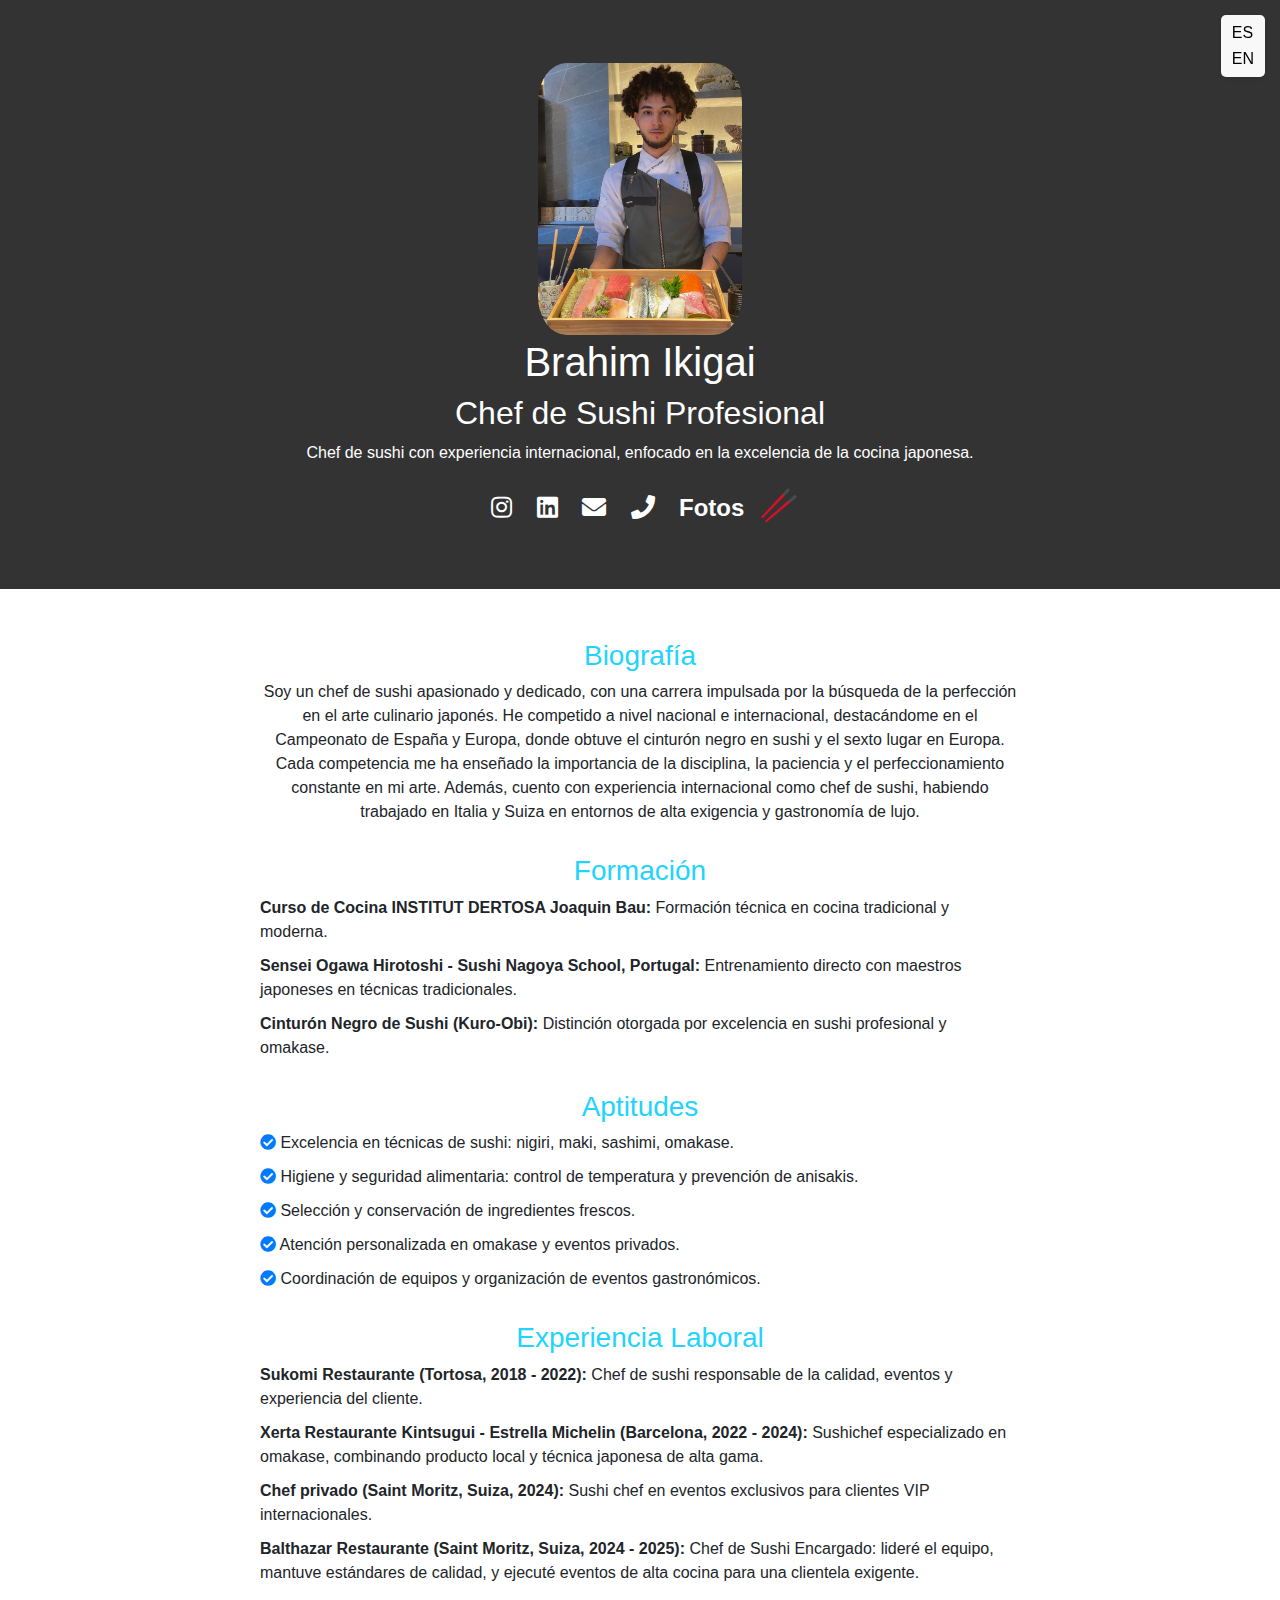
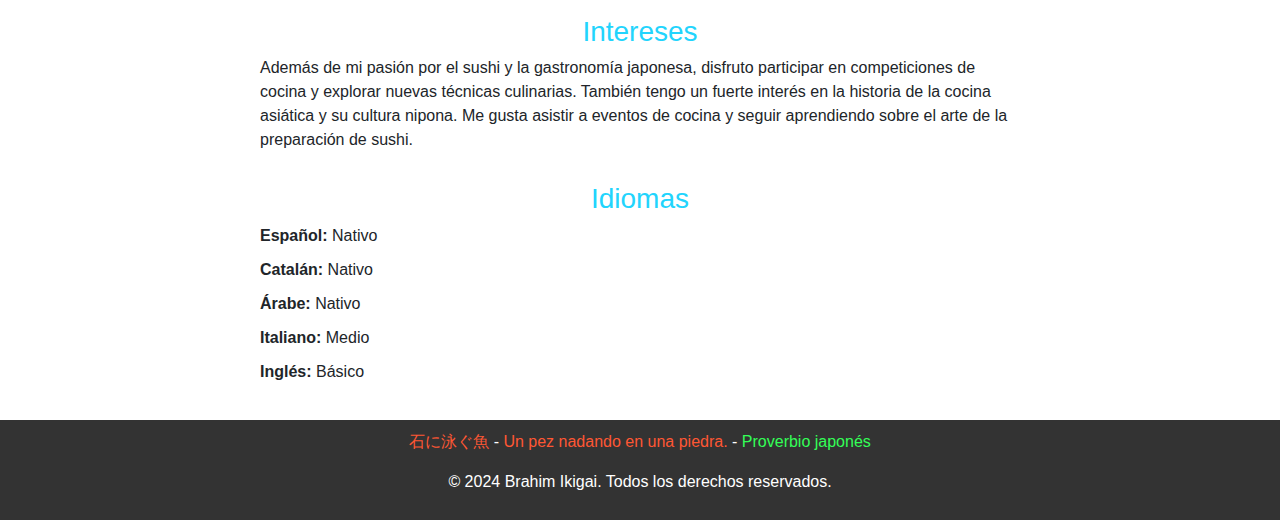
<file: index.html>
<!DOCTYPE html>
<html lang="es">
<head>
    <meta charset="UTF-8">
    <meta name="viewport" content="width=device-width, initial-scale=1.0">
    <link rel="icon" type="image/png" sizes="96x96" href="favicon.ico">
    <title data-i18n="title">Brahim Ikigai 🥢</title>
    <link href="https://stackpath.bootstrapcdn.com/bootstrap/4.5.2/css/bootstrap.min.css" rel="stylesheet">
    <link rel="stylesheet" href="https://cdnjs.cloudflare.com/ajax/libs/font-awesome/5.15.4/css/all.min.css">
    <link rel="stylesheet" href="styles/style.css">
</head>

<body>
    <div class="language-selector">
        <button id="lang-es">ES</button>
        <button id="lang-en">EN</button>
    </div>

    <header class="back">
        <div class="content-wrapper text-center">
            <img src="images/caja.jpg" alt="Brahim Ikigai" class="profile-photo">
            <h1 data-i18n="name">Brahim Ikigai</h1>
            <h2 data-i18n="title_profession">Chef de Sushi Profesional</h2>
            <p data-i18n="intro_text">Chef de sushi con experiencia internacional, enfocado en la excelencia de la cocina japonesa.</p>
            <div class="social-icons">
                <a href="https://www.instagram.com/brahim_ikigai/" target="_blank"><i class="fab fa-instagram"></i></a>
                <a href="https://www.linkedin.com/in/brahimikigai" target="_blank"><i class="fab fa-linkedin"></i></a>
                <a href="mailto:bra2000@proton.me"><i class="fas fa-envelope"></i></a>
                <a href="tel:+34631891703"><i class="fas fa-phone"></i></a>
                <a href="extras.html" target="_blank" class="photos-btn" data-i18n="photos_button"><i class="fas fa-camera"></i>Fotos</a>
                <span class="blinking">🥢</span>
            </div>
        </div>
    </header>

    <main class="container content-wrapper">
        <section class="bio text-center">
            <h3 data-i18n="bio_title">Biografía</h3>
            <p data-i18n="bio_content">Chef de sushi apasionado y dedicado, con una carrera impulsada por la búsqueda de la perfección en el arte culinario japonés. Enfocado en la calidad, la presentación y el respeto por los ingredientes, he desarrollado mi experiencia en restaurantes de alto nivel y eventos exclusivos en distintos países.</p>
        </section>

        <section class="education">
            <h3 data-i18n="education_title">Formación</h3>
            <ul>
                <li><strong>Curso de Cocina INSTITUT DERTOSA Joaquin Bau:</strong> Formación técnica en cocina tradicional y moderna.</li>
                <li><strong>Sensei Ogawa Hirotoshi - Sushi Nagoya School, Portugal:</strong> Entrenamiento directo con maestros japoneses en técnicas tradicionales.</li>
                <li><strong>Cinturón Negro de Sushi (Kuro-Obi):</strong> Distinción otorgada por excelencia en sushi profesional y omakase.</li>
            </ul>
        </section>

        <section class="skills">
            <h3 data-i18n="skills_title">Aptitudes</h3>
            <ul>
                <li><i class="fas fa-check-circle text-primary"></i> Excelencia en técnicas de sushi: nigiri, maki, sashimi, omakase.</li>
                <li><i class="fas fa-check-circle text-primary"></i> Higiene y seguridad alimentaria: control de temperatura y prevención de anisakis.</li>
                <li><i class="fas fa-check-circle text-primary"></i> Selección y conservación de ingredientes frescos.</li>
                <li><i class="fas fa-check-circle text-primary"></i> Atención personalizada en omakase y eventos privados.</li>
                <li><i class="fas fa-check-circle text-primary"></i> Coordinación de equipos y organización de eventos gastronómicos.</li>
            </ul>
        </section>

        <section class="experience">
            <h3 data-i18n="experience_title">Experiencia Laboral</h3>
            <ul>
                <li><strong>Sukomi Restaurante (Tortosa, 2018 - 2022):</strong> Chef de sushi responsable de la calidad, eventos y experiencia del cliente.</li>
                <li><strong>Xerta Restaurante Kintsugui - Estrella Michelin (Barcelona, 2022 - 2024):</strong> Sushichef especializado en omakase, combinando producto local y técnica japonesa de alta gama.</li>
                <li><strong>Chef privado (Saint Moritz, Suiza, 2024):</strong> Sushi chef en eventos exclusivos para clientes VIP internacionales.</li>
                <li><strong>Balthazar Restaurante (Saint Moritz, Suiza, 2024 - 2025):</strong> Chef de Sushi Encargado: lideré el equipo, mantuve estándares de calidad, y ejecuté eventos de alta cocina para una clientela exigente.</li>
            </ul>
        </section>

        <section class="interests">
            <h3 data-i18n="interests_title">Intereses</h3>
            <p data-i18n="interests_content">Apasionado por el arte culinario japonés, participo regularmente en competiciones y exhibiciones gastronómicas. Me interesa la innovación culinaria y fusionar técnicas tradicionales con nuevos sabores.</p>
        </section>

        <section class="languages">
            <h3 data-i18n="languages_title">Idiomas</h3>
            <ul>
                <li><strong>Español:</strong> Nativo</li>
                <li><strong>Catalán:</strong> Nativo</li>
                <li><strong>Árabe:</strong> Nativo</li>
                <li><strong>Italiano:</strong> Medio</li>
                <li><strong>Inglés:</strong> Básico</li>
            </ul>
        </section>
    </main>

    <footer>
        <p id="textshow"></p>
        <p data-i18n="footer_text">&copy; 2024 Brahim Ikigai. Todos los derechos reservados.</p>
    </footer>

    <script src="https://code.jquery.com/jquery-3.5.1.slim.min.js"></script>
    <script src="https://cdn.jsdelivr.net/npm/bootstrap@4.5.2/dist/js/bootstrap.bundle.min.js"></script>
    <script src="js/main.js"></script>
</body>
</html>
</file>
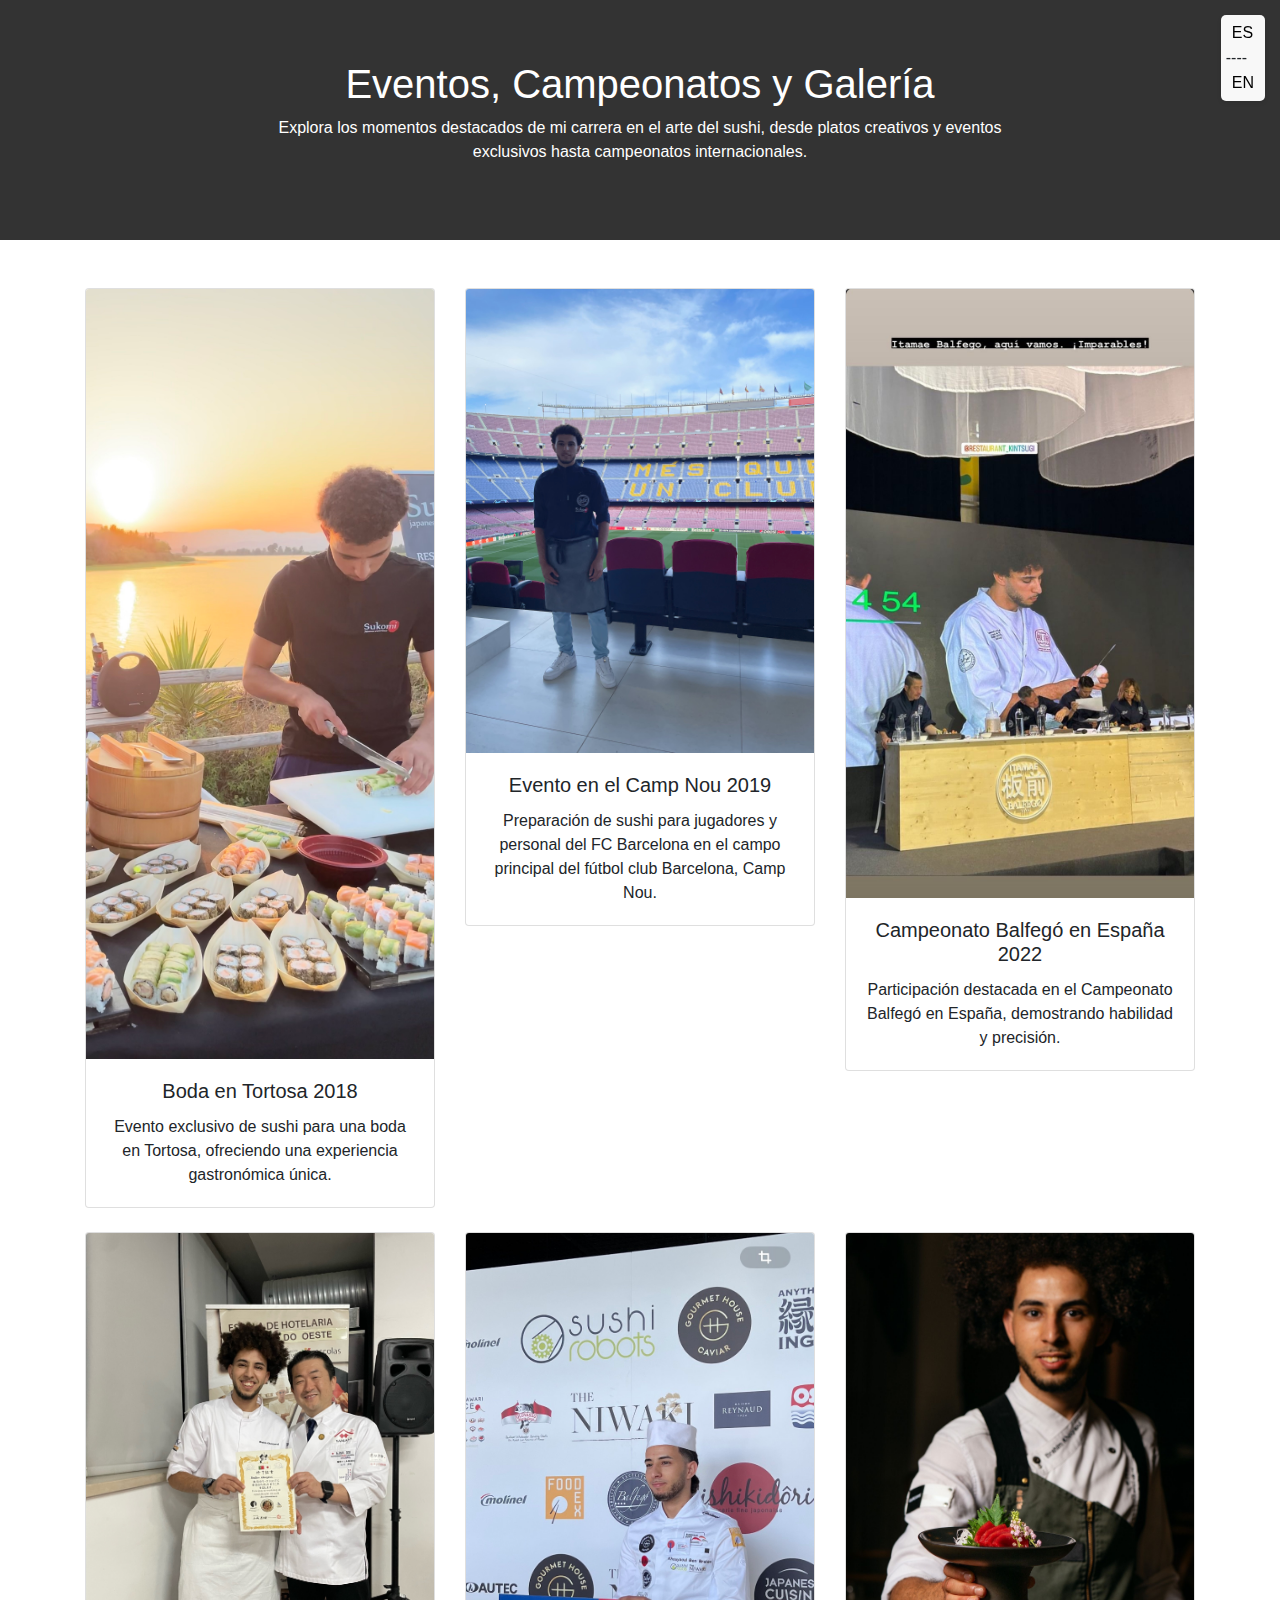
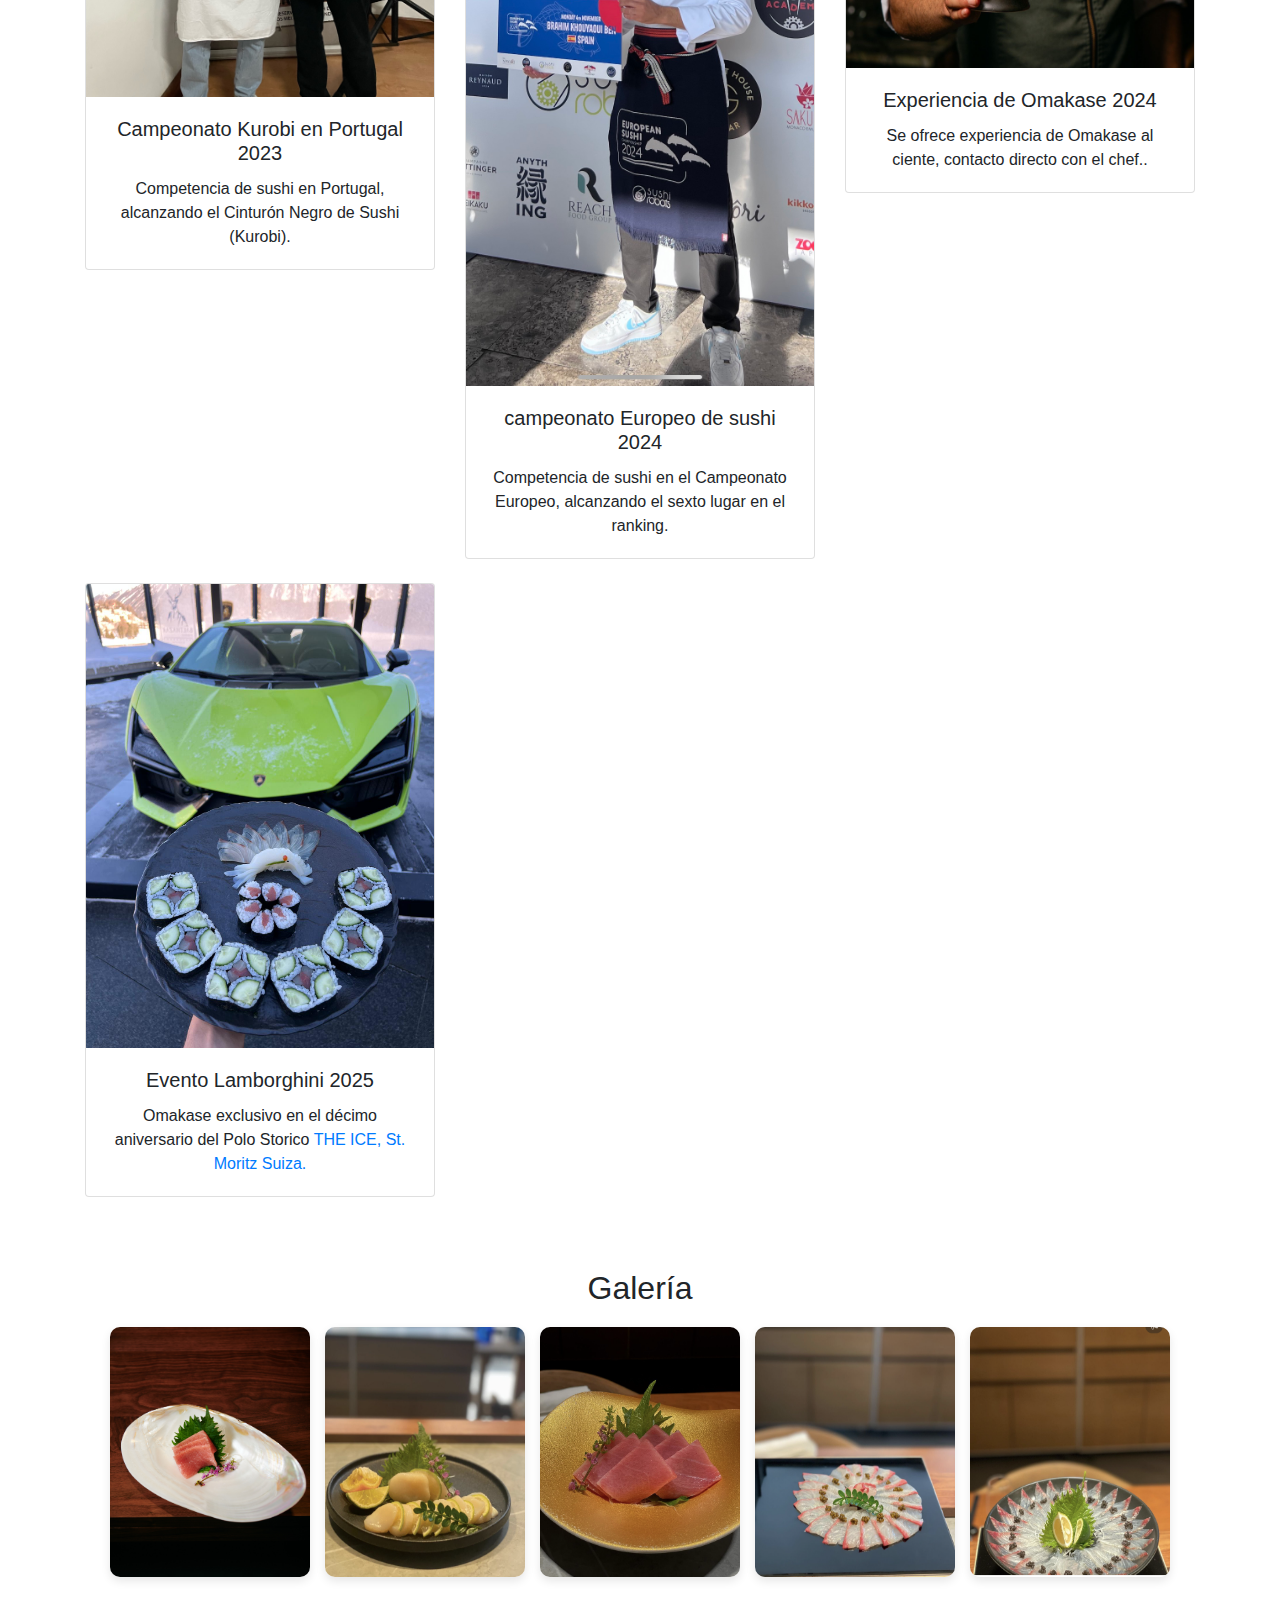
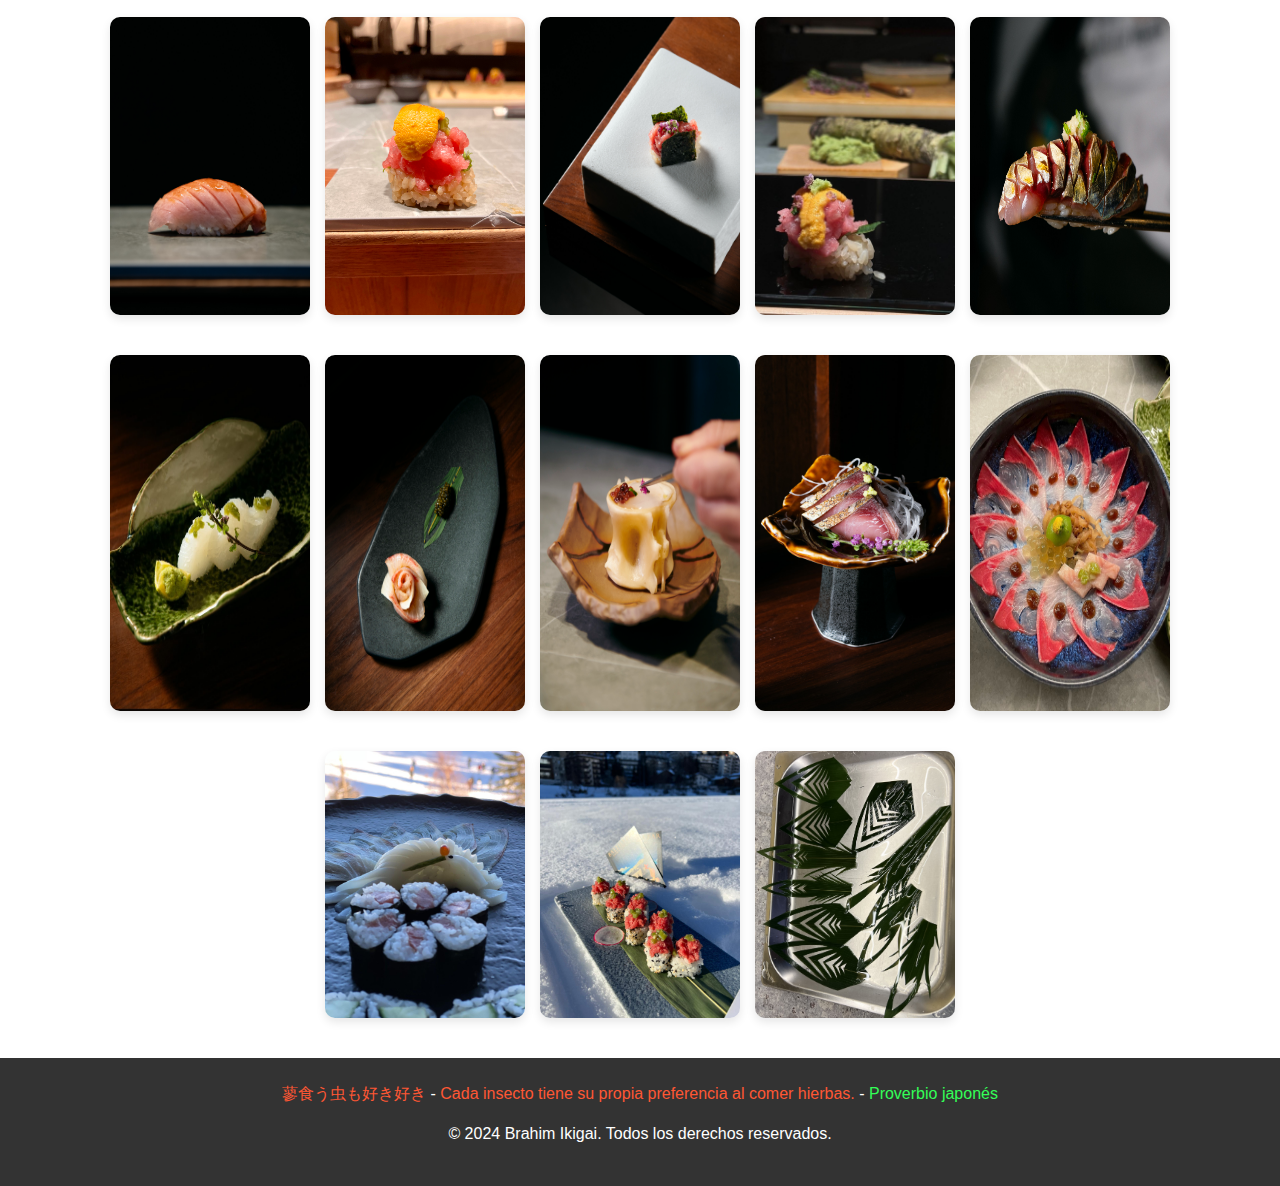
<file: extras.html>
<!DOCTYPE html>
<html lang="en">

<head>
    <meta charset="UTF-8">
    <meta name="viewport" content="width=device-width, initial-scale=1.0">
    <link data-vue-tag="ssr" rel="icon" type="image/png" sizes="96x96" href="favicon.ico" />
    <title>Eventos, Campeonatos y Galería</title>
    <link href="https://stackpath.bootstrapcdn.com/bootstrap/4.5.2/css/bootstrap.min.css" rel="stylesheet">
    <link rel="stylesheet" href="https://cdnjs.cloudflare.com/ajax/libs/font-awesome/5.15.4/css/all.min.css">
    <link rel="stylesheet" href="styles/style.css">
</head>
<div class="language-selector">
    <button id="lang-es">ES</button>----<button id="lang-en">EN</button>
</div>
<body>

    <!-- Encabezado de la página de fotos -->
    <header class="back text-center">
        <div class="content-wrapper">
            <h1>Eventos, Campeonatos y Galería</h1>
            <p>Explora los momentos destacados de mi carrera en el arte del sushi, desde platos creativos y eventos exclusivos hasta
                campeonatos internacionales.</p>
        </div>
    </header>

    <!-- Galería de fotos -->
    <main class="container my-5">
        <div class="row">
            <!-- Evento: Boda en Tortosa -->
            <div class="col-md-4 mb-4">
                <div class="card">
                    <img src="images/boda_tortosa.jpg" class="card-img-top" alt="Boda en Tortosa">
                    <div class="card-body text-center">
                        <h5 class="card-title">Boda en Tortosa 2018</h5>
                        <p class="card-text">Evento exclusivo de sushi para una boda en Tortosa, ofreciendo una
                            experiencia gastronómica única.</p>
                    </div>
                </div>
            </div>

            <!-- Evento: Camp Nou -->
            <div class="col-md-4 mb-4">
                <div class="card">
                    <img src="images/camp_nou.jpg" class="card-img-top" alt="Evento en el Camp Nou">
                    <div class="card-body text-center">
                        <h5 class="card-title">Evento en el Camp Nou 2019</h5>
                        <p class="card-text">Preparación de sushi para jugadores y personal del FC Barcelona en el
                            campo principal del fútbol club Barcelona, Camp Nou.</p>
                    </div>
                </div>
            </div>
            <!-- Campeonato: Balfegó en España -->
            <div class="col-md-4 mb-4">
                <div class="card">
                    <img src="images/balfego_espana.jpg" class="card-img-top" alt="Campeonato Balfegó en España">
                    <div class="card-body text-center">
                        <h5 class="card-title">Campeonato Balfegó en España 2022</h5>
                        <p class="card-text">Participación destacada en el Campeonato Balfegó en España, demostrando
                            habilidad y precisión.</p>
                    </div>
                </div>
            </div>
            <!-- Campeonato: Kurobi en Portugal -->
            <div class="col-md-4 mb-4">
                <div class="card">
                    <img src="images/kurobi_portugal.jpg" class="card-img-top" alt="Campeonato Kurobi en Portugal">
                    <div class="card-body text-center">
                        <h5 class="card-title">Campeonato Kurobi en Portugal 2023</h5>
                        <p class="card-text">Competencia de sushi en Portugal, alcanzando el Cinturón Negro de Sushi
                            (Kurobi).</p>
                    </div>
                </div>
            </div>



            <!-- Campeonato: Europeo -->
            <div class="col-md-4 mb-4">
                <div class="card">
                    <img src="images/campeonato_europeo.jpg" class="card-img-top" alt="Campeonato Europeo">
                    <div class="card-body text-center">
                        <h5 class="card-title">
                            campeonato Europeo de sushi 2024</h5>
                        <p class="card-text">Competencia de sushi en el Campeonato Europeo, alcanzando el sexto lugar en
                            el ranking.</p>
                    </div>
                </div>
            </div>
            <div class="col-md-4 mb-4">
                <div class="card">
                    <img src="images/omakase.jpg" class="card-img-top" alt="">
                    <div class="card-body text-center">
                        <h5 class="card-title">
                            Experiencia de Omakase 2024</h5>
                        <p class="card-text">Se ofrece experiencia de Omakase al ciente, contacto directo con el chef..
                        </p>
                    </div>
                </div>
            </div>

            <!--evento lambo--->

            <div class="col-md-4 mb-4">
                <div class="card">
                    <img src="images/evento_lambo.jpg" class="card-img-top" alt="Evento Lamborghini St. Moritz">
                    <div class="card-body text-center">
                        <h5 class="card-title">Evento Lamborghini 2025</h5>
                        <p class="card-text">Omakase exclusivo en el décimo aniversario del Polo Storico <a target="_blank" href="https://theicestmoritz.ch/">THE ICE, St. Moritz Suiza.</a> </p>
                    </div>
                </div>
            </div>
        </div>
    </main>

    <div>
        <h2 style="text-align: center;">Galería</h2>
    </div>
    <div class="gallery">
        <img src="images/sushi1.jpg" alt="Plato de sushi 1">
        <img src="images/sushi2.jpg" alt="Plato de sushi 2">
        <img src="images/sushi3.jpg" alt="Plato de sushi 3">
        <img src="images/sushi4.jpg" alt="Plato de sushi 4">
        <img src="images/sushi5.jpg" alt="Plato de sushi 5">
    </div>
    <div class="gallery">
        <img src="images/sushi6.jpg" alt="Plato de sushi 6">
        <img src="images/sushi7.jpg" alt="Plato de sushi 7">
        <img src="images/sushi8.jpg" alt="Plato de sushi 8">
        <img src="images/sushi9.jpg" alt="Plato de sushi 9">
        <img src="images/sushi10.jpg" alt="Plato de sushi 10">
    </div>
    <div class="gallery">
        <img src="images/sushi11.jpg" alt="Plato de sushi 11">
        <img src="images/sushi12.jpg" alt="Plato de sushi 12">
        <img src="images/sushi13.jpg" alt="Plato de sushi 13">
        <img src="images/sushi14.jpg" alt="Plato de sushi 14">
        <img src="images/sushi15.jpg" alt="Plato de sushi 15">
    </div>
    <div class="gallery">
        <img src="images/sushi16.jpg" alt="Plato de sushi 16">
        <img src="images/sushi17.jpg" alt="Plato de sushi 17">
        <img src="images/sushi18.jpg" alt="Plato de sushi 18">
        
    </div>
    <!-- Pie de página -->
    <footer class="text-center py-4">
        <p class="textshow" id="textshow"></p>
        <p>&copy; 2024 Brahim Ikigai. Todos los derechos reservados.</p>
    </footer>

    <!-- Scripts de Bootstrap -->
    <script src="https://code.jquery.com/jquery-3.5.1.slim.min.js"></script>
    <script src="https://cdn.jsdelivr.net/npm/bootstrap@4.5.2/dist/js/bootstrap.bundle.min.js"></script>
    <script src="js/main.js"></script>

</body>

</html>
</file>
<file: styles/style.css>
/* Limitar ancho de contenido */
.content-wrapper {
    max-width: 800px;
    margin: auto;
    padding: 20px;
}

/* Fondo del encabezado */
header.back {
    background-color: #333;
    color: white;
    padding: 40px 0;
}

/* Foto de perfil */
.profile-photo {
    width: 210px;
    border-radius: 15%;
    border: 3px solid #333;
}

/* Iconos sociales */
.social-icons a {
    color: white;
    margin: 0 10px;
    font-size: 1.5rem;
}

/* Títulos */
h3 {
    color: #22D4FD;
    text-align: center;
    margin-top: 30px;
}

/* Listas de contenido */
ul {
    list-style: none;
    padding: 0;
}

ul li {
    margin-bottom: 10px;
}

/* Estilo del pie de página */
footer {
    background-color: #333;
    color: white;
    text-align: center;
    padding: 10px 0;
}

footer a {
    color: #FFD700;
}

/*boton de fotos*/
/* Estilos de los iconos sociales */
.social-icons a {
    color: white;
    margin: 0 10px;
    font-size: 1.5rem;
    transition: transform 0.3s;
    text-decoration: none; /* Eliminar el subrayado en todos los enlaces */
}

/* Efecto de zoom en el hover para todos los iconos */
.social-icons a:hover {
    transform: scale(1.1);
}

/* Estilo específico para el botón de fotos */
.photos-btn {
    font-weight: bold;
    font-size: 1.3rem;
    animation: colorBlink 1.5s infinite;
    display: inline-flex;
    align-items: center;
}

/* Icono de cámara y texto alineados */
.photos-btn i {
    margin-right: 5px;
}

/* Animación de parpadeo con colores cambiantes */
@keyframes colorBlink {
    0% { color: #FFD700; }    /* Dorado */
    25% { color: #FF6347; }   /* Rojo Tomate */
    50% { color: #00FA9A; }   /* Verde Menta */
    75% { color: #1E90FF; }   /* Azul Dodger */
    100% { color: #FFD700; }  /* Vuelve al dorado */
}




 /* Estilos de la galería */
.gallery {
    display: flex;
    flex-wrap: wrap;
    justify-content: center;
    gap: 15px;
    margin-top: 20px;
    margin-bottom: 40px;
}

.gallery img {
    width: 100%;
    max-width: 200px;
    height: auto;
    border-radius: 10px;
    box-shadow: 0 4px 10px rgba(0, 0, 0, 0.1);
    transition: transform 0.3s ease, box-shadow 0.3s ease;
}

/* Efecto de ampliación al pasar el cursor */
.gallery img:hover {
    transform: scale(1.1); /* Aumenta el tamaño de la imagen */
    box-shadow: 0 6px 15px rgba(0, 0, 0, 0.3); /* Añade una sombra más fuerte */
}

/*palillos*/

/* Animación de parpadeo */
@keyframes blinking {
    0%, 100% {
        opacity: 1;
    }
    50% {
        opacity: 0;
    }
}

/* Aplicación de la animación de parpadeo */
.blinking {
    font-size: 2rem; /* Tamaño grande para el emoji, ajústalo según prefieras */
    animation: blinking 1.2s infinite;
}


/*lenguaje secketor*/
/*language btn*/

.language-selector {
    position: fixed; /* Cambiar según necesidad */
    top: 15px;
    right: 15px;
    background-color: #f8f8f8;
    padding: 5px;
    border-radius: 5px;
    box-shadow: 0 2px 4px rgba(0,0,0,0.1);
  }
  
  .language-selector button {
    background: none;
    border: none;
    cursor: pointer;
    font-size: 1em;
    display: flex;
  }
  
  .language-selector button:focus {
    outline: none;
  }
  .language-selector button:hover{
    animation: hue 1.5s linear infinite;
  }
</file>
